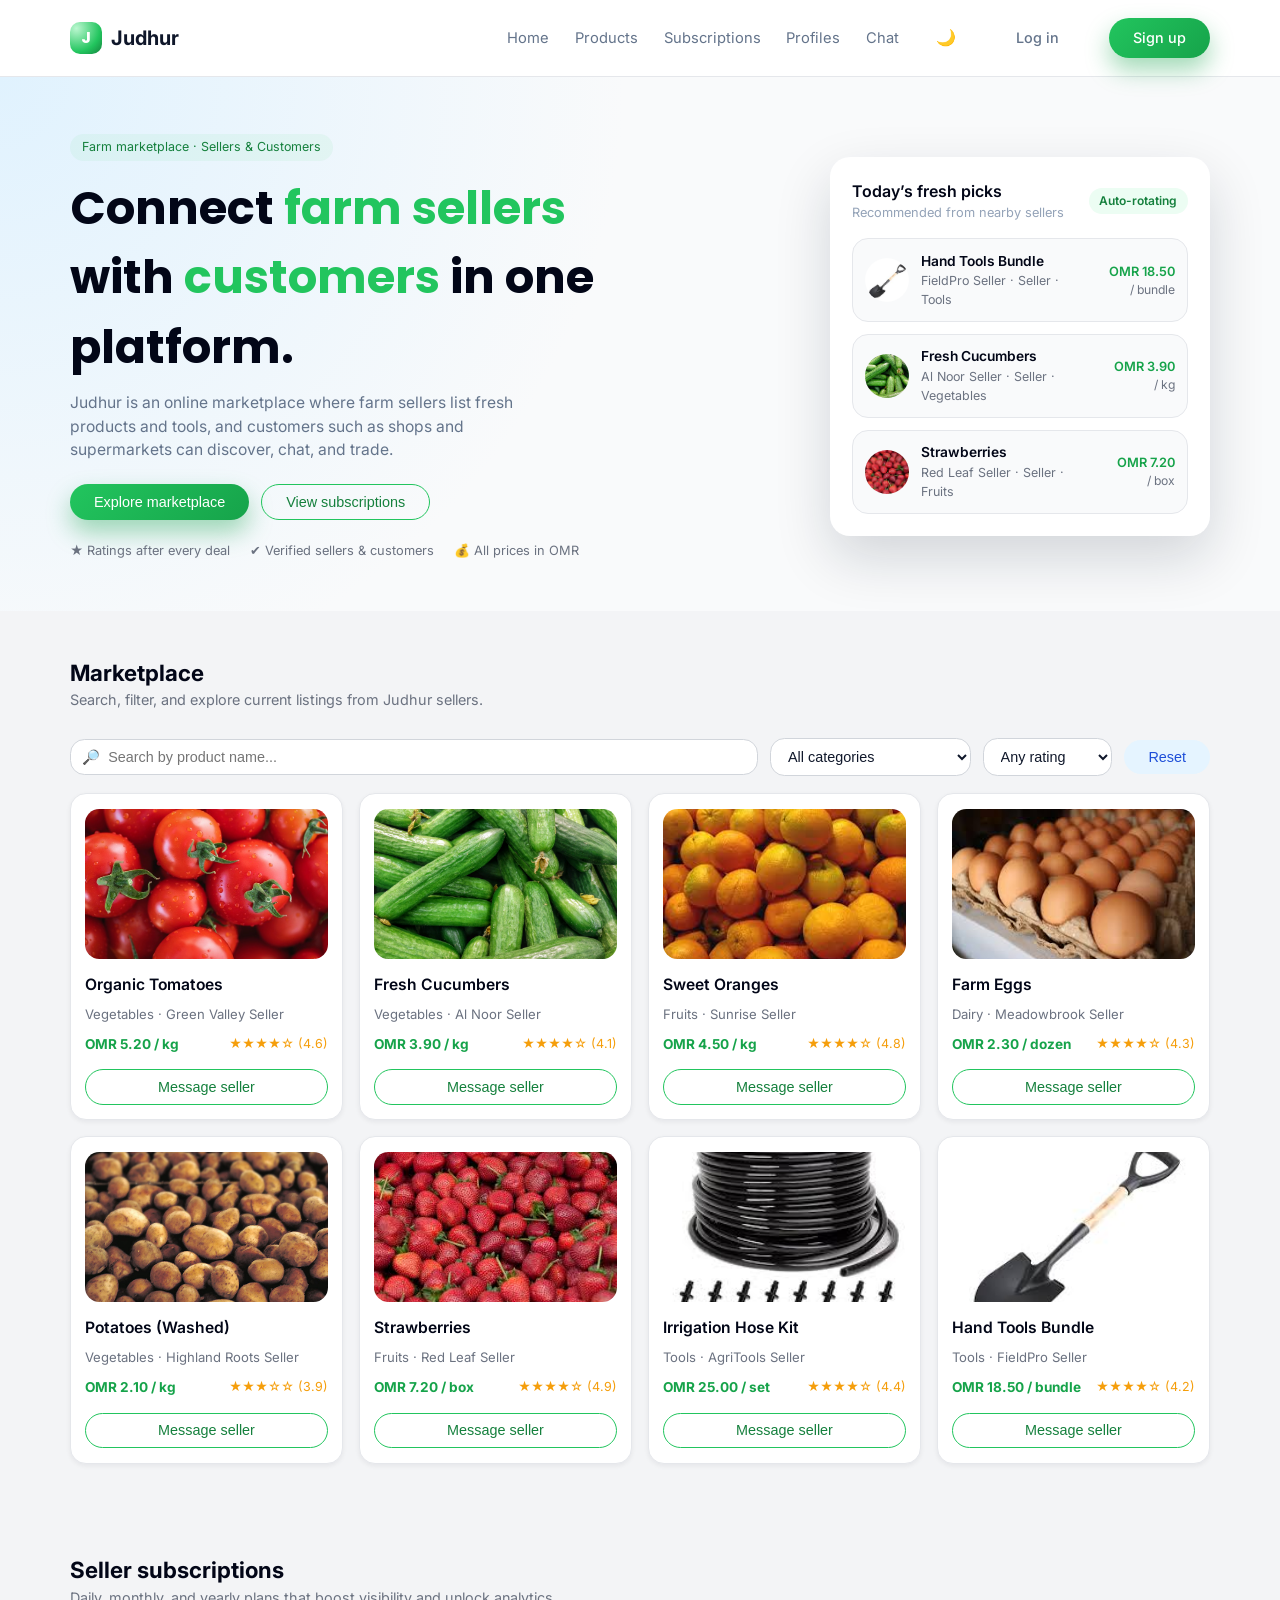
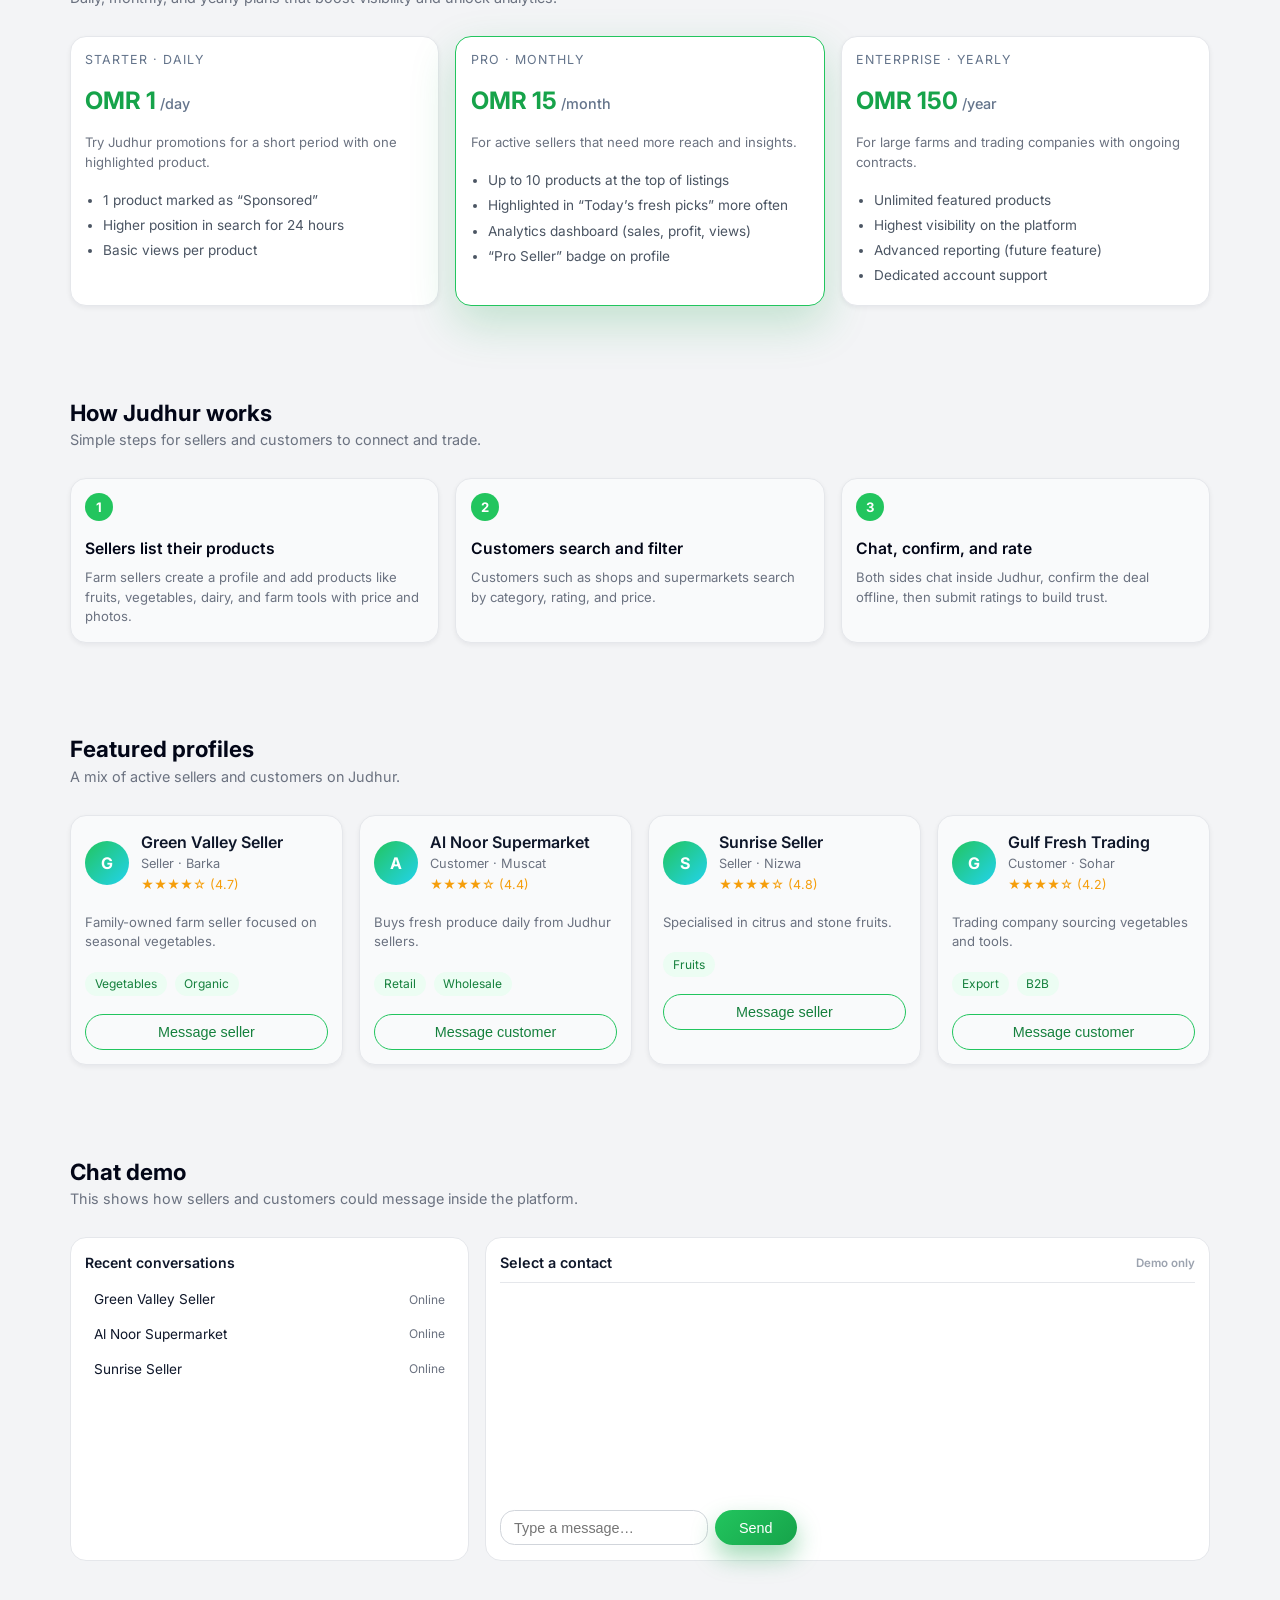
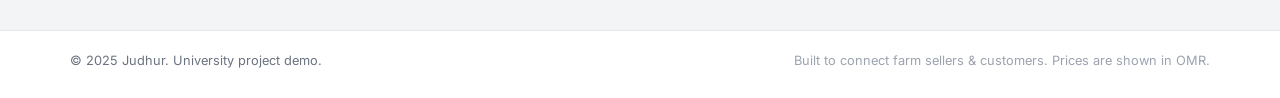
<file: index.html>
<!DOCTYPE html>
<html lang="en">
<head>
  <meta charset="UTF-8" />
  <title>Judhur – Farm Marketplace</title>
  <meta name="viewport" content="width=device-width, initial-scale=1" />

  <!-- Google Fonts -->
  <link rel="preconnect" href="https://fonts.googleapis.com">
  <link rel="preconnect" href="https://fonts.gstatic.com" crossorigin>
  <link
    href="https://fonts.googleapis.com/css2?family=Inter:wght@400;500;600;700&family=Poppins:wght@500;600;700&display=swap"
    rel="stylesheet"
  />

  <link rel="stylesheet" href="style.css" />
</head>
<body>
  <!-- NAVBAR -->
  <header>
    <div class="container nav">
      <div class="logo">
        <span class="logo-mark">J</span>
        <span class="logo-text">Judhur</span>
      </div>
      <nav class="nav-links">
        <a href="#hero">Home</a>
        <a href="#products">Products</a>
        <a href="#subscriptions">Subscriptions</a>
        <a href="#profiles">Profiles</a>
        <a href="#chat">Chat</a>
        <button class="btn btn-ghost icon-btn" id="themeToggle" type="button">🌙</button>
        <a href="signin.html" class="btn btn-ghost">Log in</a>
        <a href="signup.html" class="btn btn-primary">Sign up</a>
      </nav>
    </div>
  </header>

  <!-- HERO -->
  <section id="hero" class="hero">
    <div class="container hero-layout">
      <div class="hero-left">
        <div class="hero-pill">Farm marketplace · Sellers & Customers</div>
        <h1 class="hero-title">
          Connect <span>farm sellers</span> with <span>customers</span> in one platform.
        </h1>
        <p class="hero-subtitle">
          Judhur is an online marketplace where farm sellers list fresh products and tools,
          and customers such as shops and supermarkets can discover, chat, and trade.
        </p>
        <div class="hero-actions">
          <button class="btn btn-primary" onclick="scrollToSection('products')">
            Explore marketplace
          </button>
          <button class="btn btn-outline" onclick="scrollToSection('subscriptions')">
            View subscriptions
          </button>
        </div>
        <div class="hero-meta">
          <div>★ Ratings after every deal</div>
          <div>✔ Verified sellers & customers</div>
          <div>💰 All prices in OMR</div>
        </div>
      </div>

      <div class="hero-right">
        <div class="hero-card">
          <div class="hero-card-header">
            <div>
              <div class="hero-card-title">Today’s fresh picks</div>
              <div class="hero-card-subtitle">Recommended from nearby sellers</div>
            </div>
            <span class="hero-tag">Auto-rotating</span>
          </div>

          <div class="hero-products" id="heroProducts">
            <!-- JS injects items here -->
          </div>
        </div>
      </div>
    </div>
  </section>

  <!-- PRODUCTS / MARKETPLACE -->
  <section id="products">
    <div class="container">
      <div class="section-header">
        <div>
          <div class="section-title">Marketplace</div>
          <div class="section-subtitle">
            Search, filter, and explore current listings from Judhur sellers.
          </div>
        </div>
      </div>

      <div class="search-bar-row">
        <div class="search-main">
          <span class="search-icon">🔎</span>
          <input
            id="searchInput"
            class="input input-search"
            type="text"
            placeholder="Search by product name..."
          />
        </div>

        <select id="categoryFilter" class="input">
          <option value="all">All categories</option>
          <option value="Vegetables">Vegetables</option>
          <option value="Fruits">Fruits</option>
          <option value="Dairy">Dairy</option>
          <option value="Tools">Farm tools & equipment</option>
        </select>

        <select id="ratingFilter" class="input">
          <option value="0">Any rating</option>
          <option value="3">3★ and up</option>
          <option value="4">4★ and up</option>
          <option value="4.5">4.5★ and up</option>
        </select>

        <button class="btn btn-soft" onclick="resetFilters()">Reset</button>
      </div>

      <div id="productsGrid" class="products-grid"></div>
    </div>
  </section>

  <!-- SUBSCRIPTIONS -->
  <section id="subscriptions">
    <div class="container">
      <div class="section-header">
        <div>
          <div class="section-title">Seller subscriptions</div>
          <div class="section-subtitle">
            Daily, monthly, and yearly plans that boost visibility and unlock analytics.
          </div>
        </div>
      </div>

      <div class="pricing-grid">
        <article class="card pricing-card">
          <div class="pricing-label">Starter · Daily</div>
          <div class="pricing-price">OMR 1<span>/day</span></div>
          <p class="card-meta">
            Try Judhur promotions for a short period with one highlighted product.
          </p>
          <ul class="pricing-list">
            <li>1 product marked as “Sponsored”</li>
            <li>Higher position in search for 24 hours</li>
            <li>Basic views per product</li>
          </ul>
        </article>

        <article class="card pricing-card pricing-card-featured">
          <div class="pricing-label">Pro · Monthly</div>
          <div class="pricing-price">OMR 15<span>/month</span></div>
          <p class="card-meta">
            For active sellers that need more reach and insights.
          </p>
          <ul class="pricing-list">
            <li>Up to 10 products at the top of listings</li>
            <li>Highlighted in “Today’s fresh picks” more often</li>
            <li>Analytics dashboard (sales, profit, views)</li>
            <li>“Pro Seller” badge on profile</li>
          </ul>
        </article>

        <article class="card pricing-card">
          <div class="pricing-label">Enterprise · Yearly</div>
          <div class="pricing-price">OMR 150<span>/year</span></div>
          <p class="card-meta">
            For large farms and trading companies with ongoing contracts.
          </p>
          <ul class="pricing-list">
            <li>Unlimited featured products</li>
            <li>Highest visibility on the platform</li>
            <li>Advanced reporting (future feature)</li>
            <li>Dedicated account support</li>
          </ul>
        </article>
      </div>
    </div>
  </section>

  <!-- HOW IT WORKS -->
  <section id="how">
    <div class="container">
      <div class="section-header">
        <div>
          <div class="section-title">How Judhur works</div>
          <div class="section-subtitle">
            Simple steps for sellers and customers to connect and trade.
          </div>
        </div>
      </div>

      <div class="steps-grid">
        <div class="card card-soft">
          <div class="step-number">1</div>
          <h4 class="card-title">Sellers list their products</h4>
          <p class="card-meta">
            Farm sellers create a profile and add products like fruits, vegetables,
            dairy, and farm tools with price and photos.
          </p>
        </div>
        <div class="card card-soft">
          <div class="step-number">2</div>
          <h4 class="card-title">Customers search and filter</h4>
          <p class="card-meta">
            Customers such as shops and supermarkets search by category, rating, and price.
          </p>
        </div>
        <div class="card card-soft">
          <div class="step-number">3</div>
          <h4 class="card-title">Chat, confirm, and rate</h4>
          <p class="card-meta">
            Both sides chat inside Judhur, confirm the deal offline, then submit ratings
            to build trust.
          </p>
        </div>
      </div>
    </div>
  </section>

  <!-- PROFILES -->
  <section id="profiles">
    <div class="container">
      <div class="section-header">
        <div>
          <div class="section-title">Featured profiles</div>
          <div class="section-subtitle">
            A mix of active sellers and customers on Judhur.
          </div>
        </div>
      </div>

      <div id="profilesGrid" class="profiles-grid"></div>
    </div>
  </section>

  <!-- CHAT -->
  <section id="chat">
    <div class="container">
      <div class="section-header">
        <div>
          <div class="section-title">Chat demo</div>
          <div class="section-subtitle">
            This shows how sellers and customers could message inside the platform.
          </div>
        </div>
      </div>

      <div class="chat-wrapper">
        <div class="chat-contacts">
          <div class="chat-contacts-title">Recent conversations</div>
          <div id="chatContacts"></div>
        </div>

        <div class="chat-window">
          <div class="chat-window-header">
            <span id="chatWith">Select a contact</span>
            <span class="chat-demo-label">Demo only</span>
          </div>
          <div class="chat-messages" id="chatMessages"></div>
          <div class="chat-input-row">
            <input
              id="chatInput"
              class="input"
              type="text"
              placeholder="Type a message…"
              disabled
            />
            <button class="btn btn-primary" id="chatSendBtn" disabled>Send</button>
          </div>
        </div>
      </div>
    </div>
  </section>

  <!-- FOOTER -->
  <footer>
    <div class="container footer-inner">
      <div>© 2025 Judhur. University project demo.</div>
      <div class="footer-note">
        Built to connect farm sellers & customers. Prices are shown in OMR.
      </div>
    </div>
  </footer>

  <script src="app.js"></script>
</body>
</html>
</file>
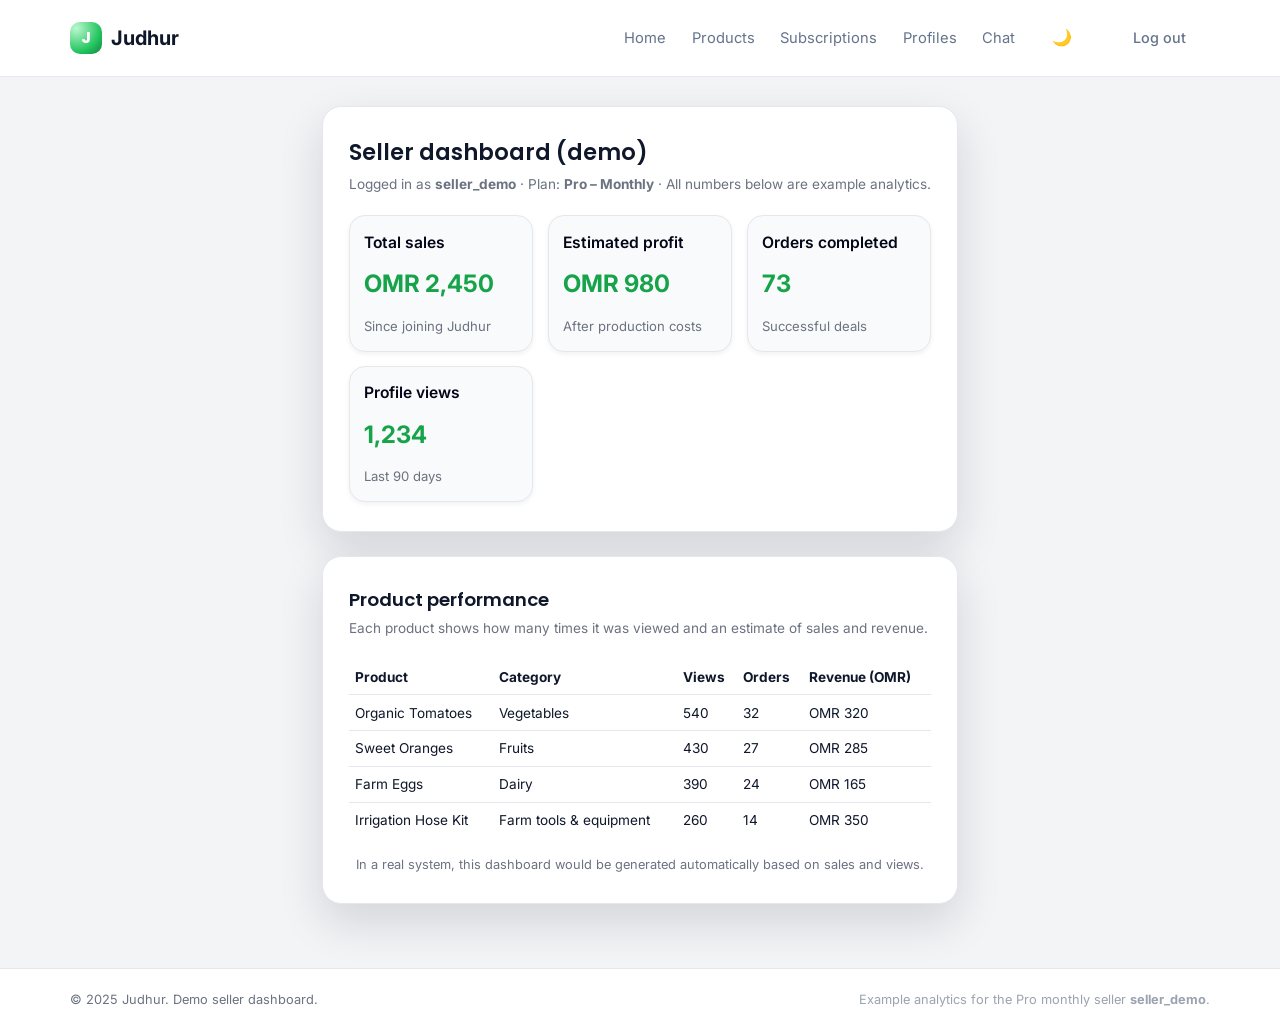
<file: seller-dashboard.html>
<!DOCTYPE html>
<html lang="en">
<head>
  <meta charset="UTF-8" />
  <title>Judhur – Seller Dashboard (Demo)</title>
  <meta name="viewport" content="width=device-width, initial-scale=1" />

  <link rel="preconnect" href="https://fonts.googleapis.com">
  <link rel="preconnect" href="https://fonts.gstatic.com" crossorigin>
  <link
    href="https://fonts.googleapis.com/css2?family=Inter:wght@400;500;600;700;800&family=Poppins:wght@500;600;700&display=swap"
    rel="stylesheet"
  />
  <link rel="stylesheet" href="style.css" />
</head>
<body>
  <header>
    <div class="container nav">
      <div class="logo">
        <span class="logo-mark">J</span>
        <span class="logo-text">Judhur</span>
      </div>
      <nav class="nav-links">
        <a href="index.html#hero">Home</a>
        <a href="index.html#products">Products</a>
        <a href="index.html#subscriptions">Subscriptions</a>
        <a href="index.html#profiles">Profiles</a>
        <a href="index.html#chat">Chat</a>
        <button class="btn btn-ghost icon-btn" id="themeToggle" type="button">🌙</button>
        <a href="signin.html" class="btn btn-ghost">Log out</a>
      </nav>
    </div>
  </header>

  <section class="auth-section" style="padding-top:1.8rem;">
    <div class="container" style="max-width:900px;">
      <div class="auth-card" style="margin-bottom:1.5rem;">
        <h1 class="auth-title">Seller dashboard (demo)</h1>
        <p class="auth-subtitle">
          Logged in as <strong>seller_demo</strong> · Plan:
          <strong>Pro – Monthly</strong> · All numbers below are example analytics.
        </p>

        <div style="display:grid;grid-template-columns:repeat(auto-fit,minmax(180px,1fr));gap:0.9rem;margin-top:0.7rem;">
          <div class="card card-soft">
            <div class="card-title">Total sales</div>
            <div class="pricing-price" style="margin-top:0.25rem;">OMR 2,450</div>
            <div class="card-meta">Since joining Judhur</div>
          </div>
          <div class="card card-soft">
            <div class="card-title">Estimated profit</div>
            <div class="pricing-price" style="margin-top:0.25rem;">OMR 980</div>
            <div class="card-meta">After production costs</div>
          </div>
          <div class="card card-soft">
            <div class="card-title">Orders completed</div>
            <div class="pricing-price" style="margin-top:0.25rem;">73</div>
            <div class="card-meta">Successful deals</div>
          </div>
          <div class="card card-soft">
            <div class="card-title">Profile views</div>
            <div class="pricing-price" style="margin-top:0.25rem;">1,234</div>
            <div class="card-meta">Last 90 days</div>
          </div>
        </div>
      </div>

      <div class="auth-card">
        <h2 class="auth-title" style="font-size:1.15rem;">Product performance</h2>
        <p class="auth-subtitle">
          Each product shows how many times it was viewed and an estimate of sales and revenue.
        </p>

        <div style="overflow-x:auto;margin-top:0.6rem;">
          <table style="width:100%;border-collapse:collapse;font-size:0.85rem;">
            <thead>
              <tr style="text-align:left;border-bottom:1px solid #e5e7eb;">
                <th style="padding:0.45rem 0.35rem;">Product</th>
                <th style="padding:0.45rem 0.35rem;">Category</th>
                <th style="padding:0.45rem 0.35rem;">Views</th>
                <th style="padding:0.45rem 0.35rem;">Orders</th>
                <th style="padding:0.45rem 0.35rem;">Revenue (OMR)</th>
              </tr>
            </thead>
            <tbody>
              <tr style="border-bottom:1px solid #e5e7eb;">
                <td style="padding:0.45rem 0.35rem;">Organic Tomatoes</td>
                <td style="padding:0.45rem 0.35rem;">Vegetables</td>
                <td style="padding:0.45rem 0.35rem;">540</td>
                <td style="padding:0.45rem 0.35rem;">32</td>
                <td style="padding:0.45rem 0.35rem;">OMR 320</td>
              </tr>
              <tr style="border-bottom:1px solid #e5e7eb;">
                <td style="padding:0.45rem 0.35rem;">Sweet Oranges</td>
                <td style="padding:0.45rem 0.35rem;">Fruits</td>
                <td style="padding:0.45rem 0.35rem;">430</td>
                <td style="padding:0.45rem 0.35rem;">27</td>
                <td style="padding:0.45rem 0.35rem;">OMR 285</td>
              </tr>
              <tr style="border-bottom:1px solid #e5e7eb;">
                <td style="padding:0.45rem 0.35rem;">Farm Eggs</td>
                <td style="padding:0.45rem 0.35rem;">Dairy</td>
                <td style="padding:0.45rem 0.35rem;">390</td>
                <td style="padding:0.45rem 0.35rem;">24</td>
                <td style="padding:0.45rem 0.35rem;">OMR 165</td>
              </tr>
              <tr>
                <td style="padding:0.45rem 0.35rem;">Irrigation Hose Kit</td>
                <td style="padding:0.45rem 0.35rem;">Farm tools & equipment</td>
                <td style="padding:0.45rem 0.35rem;">260</td>
                <td style="padding:0.45rem 0.35rem;">14</td>
                <td style="padding:0.45rem 0.35rem;">OMR 350</td>
              </tr>
            </tbody>
          </table>
        </div>

        <p class="auth-footer" style="margin-top:1.1rem;">
          In a real system, this dashboard would be generated automatically based on sales and views.
        </p>
      </div>
    </div>
  </section>

  <footer>
    <div class="container footer-inner">
      <div>© 2025 Judhur. Demo seller dashboard.</div>
      <div class="footer-note">
        Example analytics for the Pro monthly seller <strong>seller_demo</strong>.
      </div>
    </div>
  </footer>

  <script src="app.js"></script>
</body>
</html>
</file>
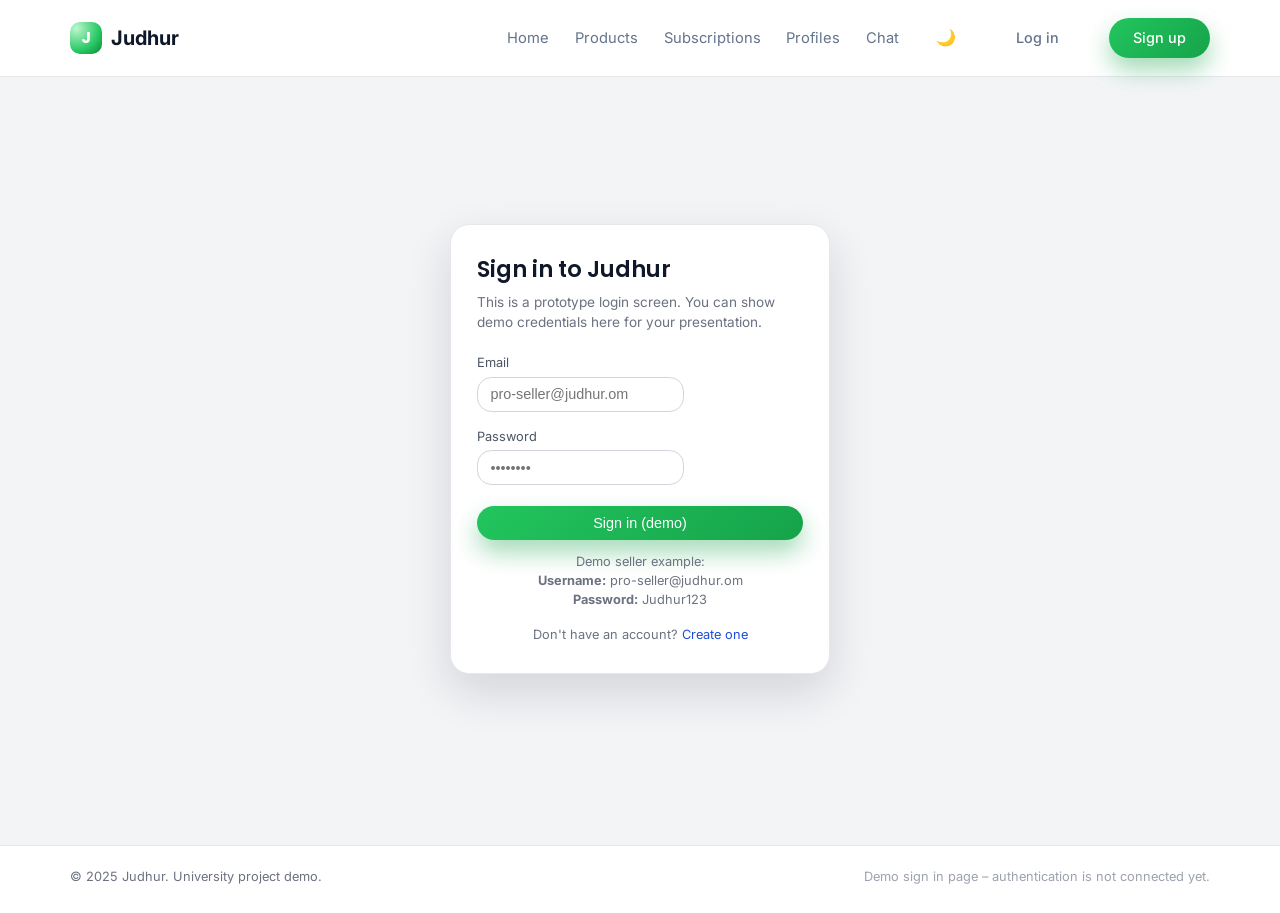
<file: signin.html>
<!DOCTYPE html>
<html lang="en">

<head>
  <meta charset="UTF-8" />
  <title>Judhur – Sign in</title>
  <meta name="viewport" content="width=device-width, initial-scale=1" />

  <link rel="preconnect" href="https://fonts.googleapis.com">
  <link rel="preconnect" href="https://fonts.gstatic.com" crossorigin>
  <link
    href="https://fonts.googleapis.com/css2?family=Inter:wght@400;500;600;700&family=Poppins:wght@500;600;700&display=swap"
    rel="stylesheet" />
  <link rel="stylesheet" href="style.css" />
</head>

<body>
  <!-- NAVBAR -->
  <header>
    <div class="container nav">
      <div class="logo">
        <span class="logo-mark">J</span>
        <span class="logo-text">Judhur</span>
      </div>
      <nav class="nav-links">
        <a href="index.html#hero">Home</a>
        <a href="index.html#products">Products</a>
        <a href="index.html#subscriptions">Subscriptions</a>
        <a href="index.html#profiles">Profiles</a>
        <a href="index.html#chat">Chat</a>
        <button class="btn btn-ghost icon-btn" id="themeToggle" type="button">🌙</button>
        <a href="signin.html" class="btn btn-ghost">Log in</a>
        <a href="signup.html" class="btn btn-primary">Sign up</a>
      </nav>
    </div>
  </header>

  <!-- SIGN IN CARD -->
  <section class="auth-section">
    <div class="container auth-wrapper">
      <div class="auth-card">
        <h1 class="auth-title">Sign in to Judhur</h1>
        <p class="auth-subtitle">
          This is a prototype login screen. You can show demo credentials here for your presentation.
        </p>

        <!-- FORM -->
        <form onsubmit="loginUser(event)">
          <div class="auth-field">
            <label class="auth-label" for="signin-email">Email</label>
            <input
              id="signin-email"
              type="email"
              class="input"
              placeholder="pro-seller@judhur.om"
              required />
          </div>

          <div class="auth-field">
            <label class="auth-label" for="signin-password">Password</label>
            <input
              id="signin-password"
              type="password"
              class="input"
              placeholder="••••••••"
              required />
          </div>

          <button
            class="btn btn-primary"
            style="width:100%; margin-top:0.4rem;"
            type="submit">
            Sign in (demo)
          </button>
        </form>

        <script>
          function loginUser(event) {
            event.preventDefault(); // منع إعادة تحميل الصفحة

            // قراءة القيم من الحقول الفعلية
            const email = document.getElementById("signin-email").value.trim();
            const password = document.getElementById("signin-password").value.trim();

            // التحقق من بيانات الديمو
            if (email === "pro-seller@judhur.om" && password === "Judhur123") {
              // الانتقال لصفحة لوحة تحكم البائع
              window.location.href = "seller-dashboard.html";
              return;
            }

            // في غير هذه الحالة: رسالة خطأ بسيطة
            alert("Invalid email or password!");
          }
        </script>

        <div class="auth-footer" style="margin-top:0.75rem;">
          Demo seller example:<br />
          <strong>Username:</strong> pro-seller@judhur.om<br />
          <strong>Password:</strong> Judhur123
        </div>

        <div class="auth-footer">
          Don't have an account?
          <a href="signup.html">Create one</a>
        </div>
      </div>
    </div>
  </section>

  <!-- FOOTER -->
  <footer>
    <div class="container footer-inner">
      <div>© 2025 Judhur. University project demo.</div>
      <div class="footer-note">
        Demo sign in page – authentication is not connected yet.
      </div>
    </div>
  </footer>

  <script src="app.js"></script>
</body>

</html>
</file>
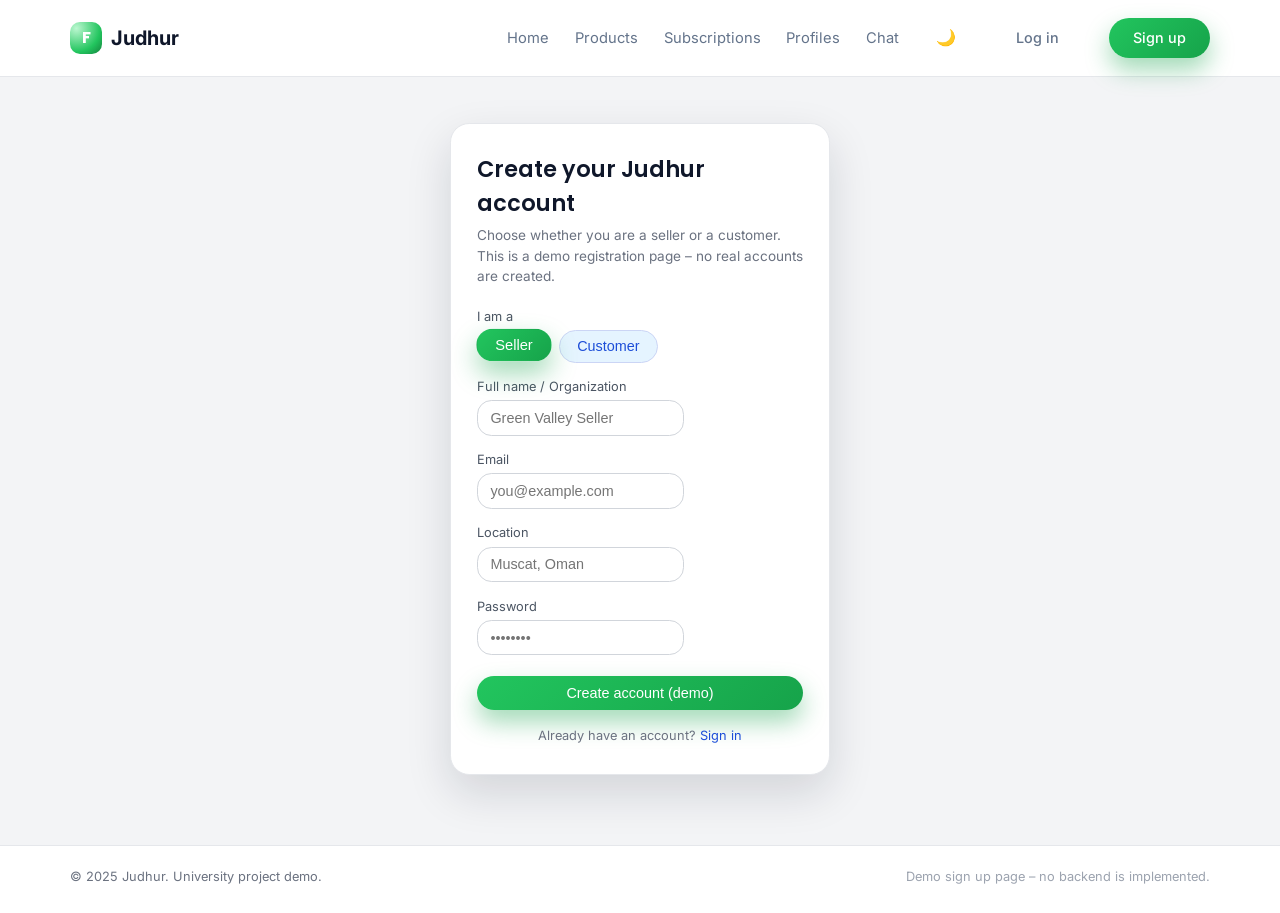
<file: signup.html>
<!DOCTYPE html>
<html lang="en">
<head>
  <meta charset="UTF-8" />
  <title>Judhur – Sign up</title>
  <meta name="viewport" content="width=device-width, initial-scale=1" />

  <link rel="preconnect" href="https://fonts.googleapis.com">
  <link rel="preconnect" href="https://fonts.gstatic.com" crossorigin>
  <link
    href="https://fonts.googleapis.com/css2?family=Inter:wght@400;500;600;700&family=Poppins:wght@500;600;700&display=swap"
    rel="stylesheet"
  />
  <link rel="stylesheet" href="style.css" />
</head>
<body>
  <!-- NAVBAR -->
  <header>
    <div class="container nav">
      <div class="logo">
        <span class="logo-mark">F</span>
        <span class="logo-text">Judhur</span>
      </div>
      <nav class="nav-links">
        <a href="index.html#hero">Home</a>
        <a href="index.html#products">Products</a>
        <a href="index.html#subscriptions">Subscriptions</a>
        <a href="index.html#profiles">Profiles</a>
        <a href="index.html#chat">Chat</a>
        <button class="btn btn-ghost icon-btn" id="themeToggle" type="button">🌙</button>
        <a href="signin.html" class="btn btn-ghost">Log in</a>
        <a href="signup.html" class="btn btn-primary">Sign up</a>
      </nav>
    </div>
  </header>

  <!-- SIGN UP CARD -->
  <section class="auth-section">
    <div class="container auth-wrapper">
      <div class="auth-card">
        <h1 class="auth-title">Create your Judhur account</h1>
        <p class="auth-subtitle">
          Choose whether you are a seller or a customer. This is a demo registration page –
          no real accounts are created.
        </p>

        <div class="auth-field">
          <label class="auth-label">I am a</label>
          <div class="role-toggle-group">
            <button class="role-option active" type="button" data-role="seller">
              <span>Seller</span>
            </button>
            <button class="role-option" type="button" data-role="customer">
              <span>Customer</span>
            </button>
          </div>
        </div>

        <div class="auth-field">
          <label class="auth-label" for="signup-name">Full name / Organization</label>
          <input id="signup-name" type="text" class="input" placeholder="Green Valley Seller" />
        </div>

        <div class="auth-field">
          <label class="auth-label" for="signup-email">Email</label>
          <input id="signup-email" type="email" class="input" placeholder="you@example.com" />
        </div>

        <div class="auth-field">
          <label class="auth-label" for="signup-location">Location</label>
          <input id="signup-location" type="text" class="input" placeholder="Muscat, Oman" />
        </div>

        <div class="auth-field">
          <label class="auth-label" for="signup-password">Password</label>
          <input id="signup-password" type="password" class="input" placeholder="••••••••" />
        </div>

        <button class="btn btn-primary" style="width:100%; margin-top:0.4rem;" type="button">
          Create account (demo)
        </button>

        <div class="auth-footer">
          Already have an account?
          <a href="signin.html">Sign in</a>
        </div>
      </div>
    </div>
  </section>

  <!-- FOOTER -->
  <footer>
    <div class="container footer-inner">
      <div>© 2025 Judhur. University project demo.</div>
      <div class="footer-note">
        Demo sign up page – no backend is implemented.
      </div>
    </div>
  </footer>

  <script src="app.js"></script>
</body>
</html>
</file>
<file: style.css>
/* ========= BASE RESET ========= */
* {
  box-sizing: border-box;
  margin: 0;
  padding: 0;
}

body {
  background: #f3f4f6;
  color: #0f172a;
  line-height: 1.5;
  font-family: "Inter", system-ui, -apple-system, BlinkMacSystemFont, "Segoe UI",
    sans-serif;
  transition: background 0.2s ease, color 0.2s ease;
}

img {
  max-width: 100%;
  display: block;
}

a {
  text-decoration: none;
  color: inherit;
}

button {
  cursor: pointer;
  border: none;
  background: none;
}

.container {
  max-width: 1180px;
  margin: 0 auto;
  padding: 0 1.25rem;
}

/* ========= NAVBAR ========= */
header {
  position: sticky;
  top: 0;
  z-index: 50;
  background: rgba(255, 255, 255, 0.98);
  backdrop-filter: blur(12px);
  border-bottom: 1px solid #e5e7eb;
}

.nav {
  height: 76px;
  display: flex;
  align-items: center;
  justify-content: space-between;
}

.logo {
  display: flex;
  align-items: center;
  gap: 0.55rem;
}

.logo-mark {
  width: 32px;
  height: 32px;
  border-radius: 10px;
  background: radial-gradient(circle at 20% 20%, #bbf7d0, #22c55e 65%, #15803d);
  display: flex;
  align-items: center;
  justify-content: center;
  color: white;
  font-weight: 700;
  font-family: "Poppins", system-ui, sans-serif;
}

.logo-text {
  font-weight: 700;
  font-size: 1.25rem;
}

.nav-links {
  display: flex;
  align-items: center;
  gap: 1.6rem;
  font-size: 0.92rem;
  color: #64748b;
}

.nav-links a {
  position: relative;
}

.nav-links a::after {
  content: "";
  position: absolute;
  left: 0;
  bottom: -0.35rem;
  width: 0;
  height: 2px;
  background: #22c55e;
  border-radius: 999px;
  transition: width 0.18s ease;
}

.nav-links a:hover {
  color: #0f172a;
}

.nav-links a:hover::after {
  width: 100%;
}

/* ========= BUTTONS ========= */
.btn {
  border-radius: 999px;
  padding: 0.55rem 1.5rem;
  font-size: 0.9rem;
  font-weight: 500;
  display: inline-flex;
  align-items: center;
  justify-content: center;
}

.btn-primary {
  background: linear-gradient(135deg, #22c55e, #16a34a);
  color: #ffffff;
  box-shadow: 0 12px 25px rgba(22, 163, 74, 0.4);
}

.btn-primary:hover {
  background: linear-gradient(135deg, #16a34a, #15803d);
}

.btn-outline {
  border: 1px solid #22c55e;
  color: #15803d;
  background: transparent;
}

.btn-outline:hover {
  background: #ecfdf3;
}

.btn-soft {
  background: #e5f4ff;
  color: #1d4ed8;
}

.btn-soft:hover {
  background: #dbeafe;
}

.btn-ghost {
  background: transparent;
  color: #64748b;
}

.btn-ghost:hover {
  background: #f3f4f6;
}

.icon-btn {
  padding: 0.4rem 0.7rem;
  border-radius: 999px;
  font-size: 1rem;
}

/* ========= HERO ========= */
.hero {
  background: radial-gradient(circle at top left, #e0f2fe 0, #f9fafb 45%);
  padding: 3.5rem 0 3.2rem;
}

.hero-layout {
  display: grid;
  grid-template-columns: minmax(0, 1.2fr) minmax(0, 1fr);
  gap: 3rem;
  align-items: center;
}

.hero-left {
  max-width: 540px;
}

.hero-pill {
  display: inline-flex;
  align-items: center;
  gap: 0.35rem;
  font-size: 0.78rem;
  padding: 0.25rem 0.75rem;
  border-radius: 999px;
  background: rgba(34, 197, 94, 0.06);
  color: #15803d;
  margin-bottom: 0.75rem;
}

.hero-title {
  font-family: "Poppins", system-ui, sans-serif;
  font-size: clamp(2.1rem, 2.8vw + 1.5rem, 2.9rem);
  font-weight: 700;
  color: #020617;
  margin-bottom: 0.6rem;
}

.hero-title span {
  color: #22c55e;
}

.hero-subtitle {
  color: #64748b;
  max-width: 460px;
  font-size: 0.98rem;
  margin-bottom: 1.4rem;
}

.hero-actions {
  display: flex;
  flex-wrap: wrap;
  gap: 0.75rem;
  margin-bottom: 1.3rem;
}

.hero-meta {
  display: flex;
  flex-wrap: wrap;
  gap: 1.25rem;
  font-size: 0.8rem;
  color: #6b7280;
}

.hero-right {
  display: flex;
  justify-content: flex-end;
}

/* ========= HERO CARD & FRESH PICKS ========= */

.hero-card {
  background: #ffffff;
  border-radius: 1.25rem;
  box-shadow: 0 22px 55px rgba(15, 23, 42, 0.16);
  padding: 1.4rem;
  width: 100%;
  max-width: 380px;
}

.hero-card-header {
  display: flex;
  align-items: center;
  justify-content: space-between;
  margin-bottom: 1rem;
}

.hero-card-title {
  font-size: 1rem;
  font-weight: 600;
  color: #020617;
}

.hero-card-subtitle {
  font-size: 0.8rem;
  color: #94a3b8;
}

.hero-tag {
  font-size: 0.75rem;
  padding: 0.25rem 0.65rem;
  border-radius: 999px;
  background: #ecfdf3;
  color: #15803d;
  font-weight: 600;
}

/* fresh picks – simple column layout */
.hero-products {
  display: flex;
  flex-direction: column;
  gap: 0.75rem;
  transition: opacity 0.35s ease;
}

.hero-products.is-fading {
  opacity: 0.2;
}

/* single mini-card */
.hero-product {
  display: flex;
  align-items: center;
  gap: 0.7rem;
  padding: 0.7rem 0.75rem;
  border-radius: 1rem;
  background: #f9fafb;
  border: 1px solid #e5e7eb;
}

/* round image */
.hero-product-image {
  width: 44px;
  height: 44px;
  border-radius: 50%;
  object-fit: cover;
}

/* middle text */
.hero-product-text {
  flex: 1;
  min-width: 0;
}

.hero-product-name {
  font-size: 0.86rem;
  font-weight: 600;
  color: #020617;
  margin-bottom: 0.08rem;
}

.hero-product-meta {
  font-size: 0.78rem;
  color: #6b7280;
}

.hero-product-meta span + span::before {
  content: "· ";
}

/* price on right */
.hero-product-price-block {
  text-align: right;
  font-size: 0.8rem;
  min-width: 80px;
}

.hero-product-price {
  font-weight: 600;
  color: #16a34a;
}

.hero-product-unit {
  font-size: 0.76rem;
  color: #6b7280;
}

/* ========= SECTIONS ========= */
section {
  padding: 2.8rem 0;
}

.section-header {
  margin-bottom: 1.7rem;
  display: flex;
  justify-content: space-between;
  align-items: flex-end;
  gap: 1rem;
}

.section-title {
  font-size: 1.4rem;
  font-weight: 700;
  color: #020617;
}

.section-subtitle {
  font-size: 0.9rem;
  color: #6b7280;
}

/* ========= INPUTS & SEARCH ========= */
.input {
  padding: 0.55rem 0.8rem;
  border-radius: 0.9rem;
  border: 1px solid #d1d5db;
  font-size: 0.9rem;
  background: #ffffff;
  color: #0f172a;
}

.input:focus {
  outline: 2px solid #bfdbfe;
  border-color: #60a5fa;
}

.search-bar-row {
  display: flex;
  flex-wrap: wrap;
  gap: 0.75rem;
  margin-bottom: 1.1rem;
  align-items: center;
}

.search-main {
  display: flex;
  align-items: center;
  gap: 0.5rem;
  padding: 0.2rem 0.6rem 0.2rem 0.7rem;
  border-radius: 0.9rem;
  background: #ffffff;
  border: 1px solid #d1d5db;
  flex: 1;
  min-width: 220px;
}

.search-icon {
  font-size: 0.9rem;
  color: #94a3b8;
}

.input-search {
  border: none;
  outline: none;
  padding: 0.35rem 0;
}

/* ========= PRODUCTS GRID & CARDS ========= */
.products-grid {
  display: grid;
  grid-template-columns: repeat(auto-fit, minmax(230px, 1fr));
  gap: 1rem;
}

.card {
  background: #ffffff;
  border-radius: 1rem;
  padding: 0.9rem;
  border: 1px solid #e5e7eb;
  display: flex;
  flex-direction: column;
  gap: 0.5rem;
  box-shadow: 0 2px 5px rgba(15, 23, 42, 0.06);
}

.card-soft {
  background: #f9fafb;
}

.card-image-wrapper {
  width: 100%;
  height: 150px;
  border-radius: 0.9rem;
  overflow: hidden;
  margin-bottom: 0.4rem;
}

.card-image {
  width: 100%;
  height: 100%;
  object-fit: cover;
}

.card-title {
  font-size: 0.98rem;
  font-weight: 600;
  color: #020617;
}

.card-meta {
  font-size: 0.82rem;
  color: #6b7280;
}

.card-footer {
  margin-top: 0.1rem;
  display: flex;
  justify-content: space-between;
  align-items: center;
  font-size: 0.85rem;
}

.price {
  font-weight: 700;
  color: #16a34a;
}

.rating {
  font-size: 0.78rem;
  color: #f59e0b;
}

/* ========= PROFILES ========= */
.profiles-grid {
  display: grid;
  grid-template-columns: repeat(auto-fit, minmax(260px, 1fr));
  gap: 1rem;
}

.profile-header {
  display: flex;
  align-items: center;
  margin-bottom: 0.6rem;
}

.avatar {
  width: 44px;
  height: 44px;
  border-radius: 999px;
  background: linear-gradient(135deg, #22c55e, #22d3ee);
  display: flex;
  align-items: center;
  justify-content: center;
  color: #ffffff;
  font-weight: 700;
  margin-right: 0.7rem;
}

.profile-name {
  font-size: 1rem;
  font-weight: 600;
}

.profile-role {
  font-size: 0.8rem;
  color: #6b7280;
}

.chip {
  display: inline-block;
  font-size: 0.75rem;
  padding: 0.2rem 0.6rem;
  border-radius: 999px;
  background: #ecfdf3;
  color: #15803d;
  margin-top: 0.35rem;
  margin-right: 0.25rem;
}

/* ========= HOW IT WORKS ========= */
.steps-grid {
  display: grid;
  grid-template-columns: repeat(auto-fit, minmax(230px, 1fr));
  gap: 1rem;
}

.step-number {
  width: 28px;
  height: 28px;
  border-radius: 999px;
  background: #22c55e;
  color: #ffffff;
  display: flex;
  align-items: center;
  justify-content: center;
  font-size: 0.82rem;
  font-weight: 700;
  margin-bottom: 0.45rem;
}

/* ========= CHAT ========= */
.chat-wrapper {
  margin-top: 1rem;
  display: grid;
  grid-template-columns: minmax(0, 0.55fr) minmax(0, 1fr);
  gap: 1rem;
}

.chat-contacts,
.chat-window {
  background: #ffffff;
  border-radius: 1rem;
  border: 1px solid #e5e7eb;
  padding: 0.9rem;
}

.chat-contacts-title {
  font-size: 0.88rem;
  font-weight: 600;
  margin-bottom: 0.55rem;
}

.chat-contact {
  padding: 0.45rem 0.55rem;
  border-radius: 0.6rem;
  font-size: 0.85rem;
  display: flex;
  justify-content: space-between;
  align-items: center;
  cursor: pointer;
}

.chat-contact:hover,
.chat-contact.active {
  background: #ecfdf3;
}

.chat-window-header {
  font-size: 0.9rem;
  font-weight: 600;
  padding-bottom: 0.5rem;
  border-bottom: 1px solid #e5e7eb;
  margin-bottom: 0.5rem;
  display: flex;
  justify-content: space-between;
  align-items: center;
}

.chat-demo-label {
  font-size: 0.72rem;
  color: #9ca3af;
}

.chat-messages {
  height: 210px;
  overflow-y: auto;
  padding-right: 0.4rem;
  margin-bottom: 0.55rem;
  font-size: 0.84rem;
}

.bubble {
  max-width: 80%;
  padding: 0.45rem 0.65rem;
  border-radius: 0.9rem;
  margin-bottom: 0.35rem;
}

.bubble.me {
  margin-left: auto;
  background: #22c55e;
  color: #ffffff;
  border-bottom-right-radius: 0.2rem;
}

.bubble.them {
  margin-right: auto;
  background: #e5e7eb;
  color: #0f172a;
  border-bottom-left-radius: 0.2rem;
}

.chat-input-row {
  display: flex;
  gap: 0.45rem;
}

/* ========= FOOTER ========= */
footer {
  border-top: 1px solid #e5e7eb;
  padding: 1.3rem 0 1.7rem;
  background: #ffffff;
  margin-top: 1.5rem;
  font-size: 0.8rem;
  color: #6b7280;
}

.footer-inner {
  display: flex;
  justify-content: space-between;
  align-items: center;
  flex-wrap: wrap;
  gap: 0.5rem;
}

.footer-note {
  color: #9ca3af;
}

/* ========= AUTH PAGES (SIGN IN / SIGN UP) ========= */
.auth-section {
  min-height: calc(100vh - 76px - 80px);
  display: flex;
  align-items: center;
  justify-content: center;
  padding: 2.5rem 0;
}

.auth-wrapper {
  max-width: 420px;
  width: 100%;
}

.auth-card {
  background: #ffffff;
  border-radius: 1.2rem;
  padding: 1.8rem 1.6rem;
  box-shadow: 0 18px 45px rgba(15, 23, 42, 0.14);
  border: 1px solid #e5e7eb;
}

.auth-title {
  font-family: "Poppins", system-ui, sans-serif;
  font-size: 1.4rem;
  font-weight: 600;
  margin-bottom: 0.3rem;
}

.auth-subtitle {
  font-size: 0.85rem;
  color: #6b7280;
  margin-bottom: 1.3rem;
}

.auth-field {
  margin-bottom: 0.9rem;
}

.auth-label {
  display: block;
  font-size: 0.8rem;
  color: #4b5563;
  margin-bottom: 0.25rem;
}

.auth-footer {
  margin-top: 1rem;
  font-size: 0.8rem;
  color: #6b7280;
  text-align: center;
}

.auth-footer a {
  color: #1d4ed8;
}

/* ========= ROLE TOGGLE (Seller / Customer) ========= */
.role-toggle-group {
  display: flex;
  gap: 0.5rem;
  margin-top: 0.25rem;
  flex-wrap: wrap;
}

.role-option {
  border-radius: 999px;
  padding: 0.45rem 1.1rem;
  font-size: 0.85rem;
  border: 1px solid #cbd5f5;
  background: #e5f4ff;
  color: #1d4ed8;
  display: inline-flex;
  align-items: center;
  gap: 0.35rem;
  transition: background 0.18s ease, transform 0.12s ease,
    box-shadow 0.18s ease, border-color 0.18s ease, color 0.18s ease;
}

.role-option span {
  font-size: 0.9rem;
}

.role-option:hover {
  transform: translateY(-1px);
  box-shadow: 0 8px 18px rgba(59, 130, 246, 0.25);
}

.role-option.active {
  background: linear-gradient(135deg, #22c55e, #16a34a);
  border-color: transparent;
  color: #ffffff;
  box-shadow: 0 12px 25px rgba(22, 163, 74, 0.4);
  transform: translateY(-1px) scale(1.02);
}

/* ========= PRICING / SUBSCRIPTIONS ========= */
.pricing-grid {
  display: grid;
  grid-template-columns: repeat(auto-fit, minmax(260px, 1fr));
  gap: 1rem;
}

.pricing-card {
  position: relative;
}

.pricing-card-featured {
  border: 1px solid #22c55e;
  box-shadow: 0 18px 45px rgba(22, 163, 74, 0.22);
}

.pricing-label {
  font-size: 0.78rem;
  text-transform: uppercase;
  letter-spacing: 0.08em;
  color: #64748b;
  margin-bottom: 0.3rem;
}

.pricing-price {
  font-size: 1.5rem;
  font-weight: 700;
  color: #16a34a;
  margin-bottom: 0.4rem;
}

.pricing-price span {
  font-size: 0.9rem;
  font-weight: 500;
  color: #64748b;
  margin-left: 0.25rem;
}

.pricing-list {
  margin-top: 0.6rem;
  padding-left: 1.1rem;
  font-size: 0.85rem;
  color: #4b5563;
}

.pricing-list li {
  margin-bottom: 0.3rem;
}

/* ========= DARK THEME ========= */

body.theme-dark {
  background: #020617;
  color: #e5e7eb;
}

body.theme-dark header {
  background: rgba(15, 23, 42, 0.96);
  border-bottom-color: #1f2937;
}

body.theme-dark .hero {
  background: radial-gradient(circle at top left, #0b1120 0, #020617 50%);
}

body.theme-dark .card,
body.theme-dark .card-soft,
body.theme-dark .hero-card,
body.theme-dark .chat-contacts,
body.theme-dark .chat-window,
body.theme-dark .auth-card,
body.theme-dark footer,
body.theme-dark .search-main {
  background: #020617;
  border-color: #1f2937;
  box-shadow: none;
}

body.theme-dark .card-soft {
  background: #111827;
}

body.theme-dark .section-title,
body.theme-dark .hero-title,
body.theme-dark .pricing-price {
  color: #e5e7eb;
}

body.theme-dark .card-meta,
body.theme-dark .section-subtitle,
body.theme-dark .footer-note,
body.theme-dark .hero-subtitle {
  color: #9ca3af;
}

body.theme-dark .nav-links a {
  color: #cbd5f5;
}

body.theme-dark .nav-links a:hover {
  color: #ffffff;
}

body.theme-dark .btn-ghost {
  color: #e5e7eb;
}

body.theme-dark .btn-soft {
  background: #1d4ed8;
  color: #e5e7eb;
}

body.theme-dark .hero-product {
  background: #020617;
  border-color: #1f2937;
}

body.theme-dark .hero-card-subtitle {
  color: #9ca3af;
}

/* ========= RESPONSIVE ========= */
@media (max-width: 900px) {
  .hero-layout {
    grid-template-columns: minmax(0, 1fr);
  }

  .hero-right {
    justify-content: flex-start;
  }

  .hero-card {
    max-width: 360px;
  }

  .nav-links {
    display: none; /* mobile nav placeholder */
  }
}

@media (max-width: 800px) {
  .chat-wrapper {
    grid-template-columns: minmax(0, 1fr);
  }
}
</file>
